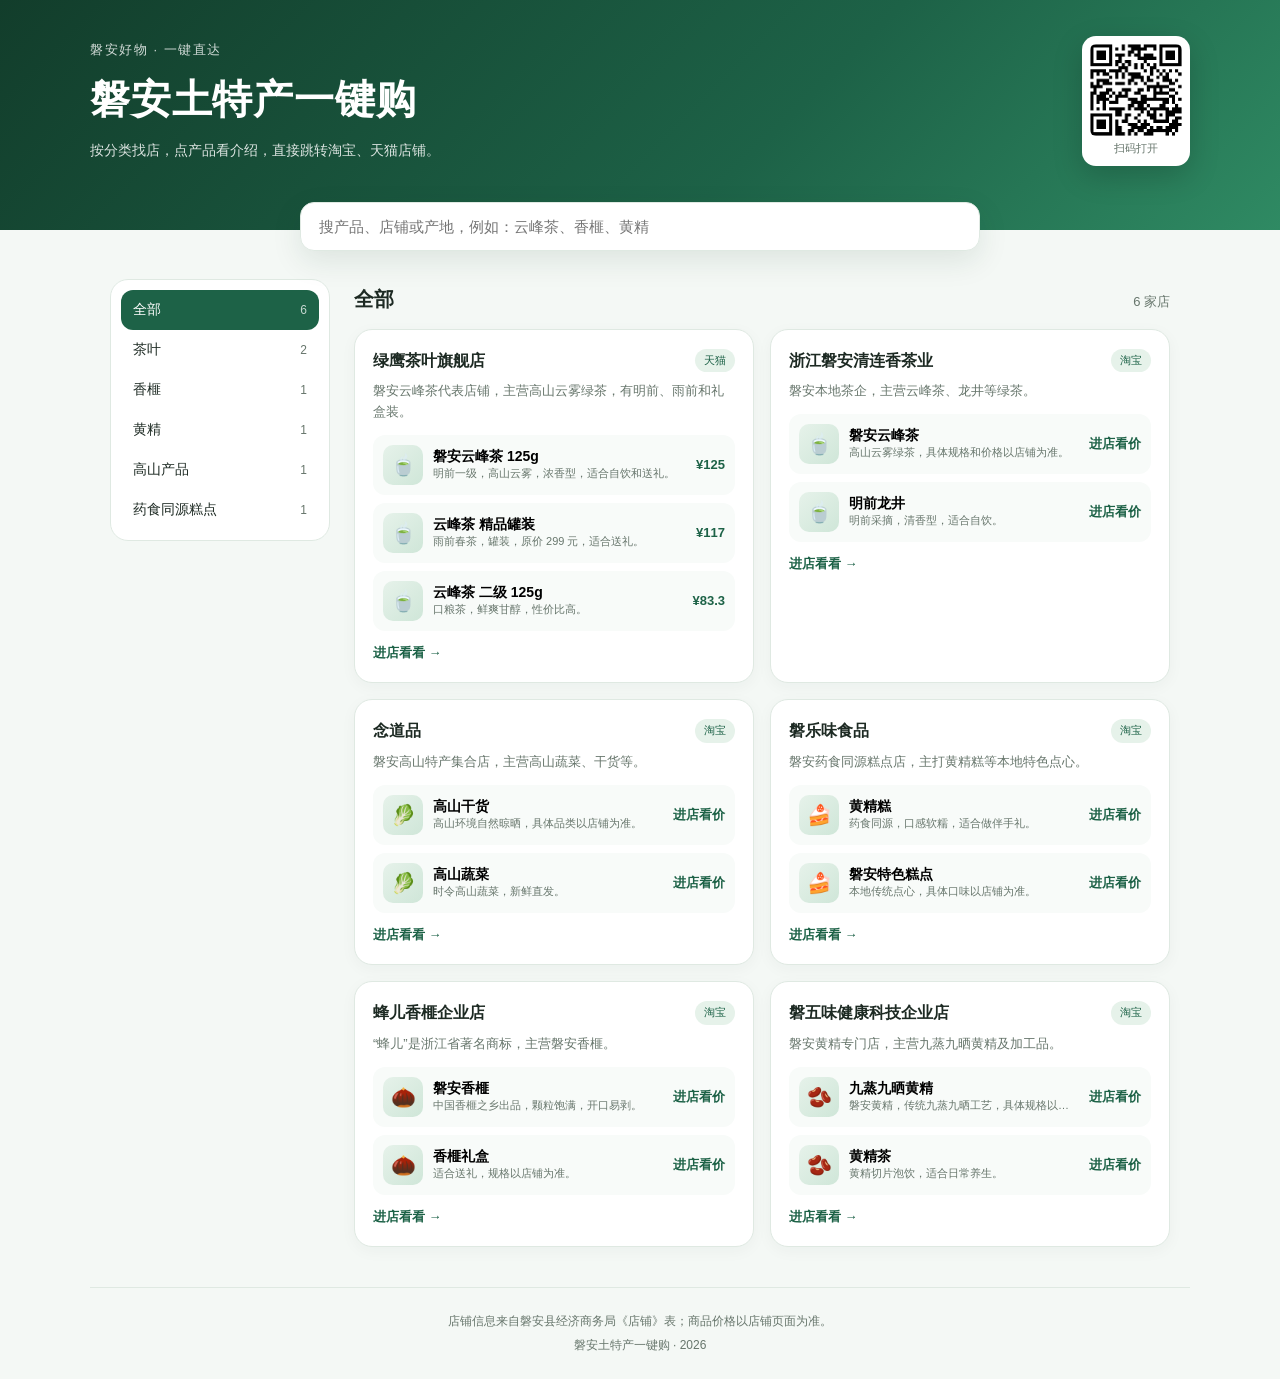
<file: index.html>
<!doctype html>
<html lang="zh-CN">
<head>
  <meta charset="utf-8">
  <meta name="viewport" content="width=device-width, initial-scale=1">
  <title>磐安土特产一键购</title>
  <meta name="description" content="磐安土特产一键购：按分类找店，点产品看介绍，直达淘宝、天猫店铺。">
  <link rel="stylesheet" href="buy.css?v=20261105b">
</head>
<body>
  <header class="hero">
    <div class="hero-inner">
      <div class="hero-text">
        <p class="eyebrow">磐安好物 · 一键直达</p>
        <h1>磐安土特产一键购</h1>
        <p class="sub">按分类找店，点产品看介绍，直接跳转淘宝、天猫店铺。</p>
      </div>
      <div class="qr-box">
        <img src="qr_buy_v2.png" alt="扫码打开磐安土特产一键购">
        <span>扫码打开</span>
      </div>
    </div>
  </header>

  <div class="search-wrap">
    <input id="searchInput" type="search" placeholder="搜产品、店铺或产地，例如：云峰茶、香榧、黄精" autocomplete="off">
  </div>

  <main class="layout">
    <aside class="cats" id="catList" aria-label="产品分类"></aside>
    <section class="content">
      <div class="content-head">
        <h2 id="catTitle">全部</h2>
        <span id="resultCount" class="count"></span>
      </div>
      <div id="storeList" class="store-grid"></div>
      <p class="empty" id="empty" hidden>没有找到相关店铺，换个关键词试试。</p>
    </section>
  </main>

  <footer class="foot">
    <p>店铺信息来自磐安县经济商务局《店铺》表；商品价格以店铺页面为准。</p>
    <p>磐安土特产一键购 · 2026</p>
  </footer>

  <div class="modal" id="modal" hidden>
    <div class="modal-card" role="dialog" aria-modal="true">
      <button class="modal-close" id="modalClose" aria-label="关闭">×</button>
      <div id="modalBody"></div>
    </div>
  </div>

  <script src="buy.js?v=20261105d"></script>
</body>
</html>
</file>
<file: buy.css>
:root {
  --green-900: #123d2b;
  --green-700: #1d6247;
  --green-500: #2f8a63;
  --green-100: #e6f2ea;
  --gold: #c9a227;
  --ink: #1d2a23;
  --muted: #67766c;
  --line: #dfe9e2;
  --paper: #ffffff;
  --bg: #f4f8f5;
}

* { box-sizing: border-box; }

body {
  margin: 0;
  font-family: -apple-system, BlinkMacSystemFont, "Segoe UI", "PingFang SC", "Microsoft YaHei", sans-serif;
  background: var(--bg);
  color: var(--ink);
  line-height: 1.6;
  overflow-x: hidden;
}

.hero {
  background: linear-gradient(135deg, #123d2b, #1d6247 60%, #2f8a63);
  color: #fff;
  padding: 36px 20px 64px;
}

.hero-inner {
  max-width: 1100px;
  margin: 0 auto;
  display: flex;
  justify-content: space-between;
  align-items: center;
  gap: 24px;
}

.eyebrow {
  margin: 0 0 6px;
  font-size: 13px;
  letter-spacing: .12em;
  opacity: .8;
}

.hero h1 {
  margin: 0 0 8px;
  font-size: clamp(28px, 4vw, 40px);
  letter-spacing: .02em;
}

.sub {
  margin: 0;
  font-size: 14px;
  opacity: .85;
  max-width: 560px;
}

.qr-box {
  background: #fff;
  color: var(--green-900);
  border-radius: 14px;
  padding: 8px;
  text-align: center;
  flex: 0 0 auto;
  box-shadow: 0 10px 30px rgba(0, 0, 0, .18);
}

.qr-box img {
  width: 92px;
  height: 92px;
  display: block;
  border-radius: 6px;
}

.qr-box span {
  display: block;
  font-size: 11px;
  color: var(--muted);
  margin-top: 4px;
}

.search-wrap {
  max-width: 720px;
  margin: -28px auto 0;
  padding: 0 20px;
  position: relative;
  z-index: 2;
}

#searchInput {
  width: 100%;
  padding: 15px 18px;
  border: 1px solid var(--line);
  border-radius: 14px;
  font-size: 15px;
  background: #fff;
  box-shadow: 0 10px 30px rgba(18, 61, 43, .10);
  outline: none;
}

#searchInput:focus {
  border-color: var(--green-500);
  box-shadow: 0 0 0 4px rgba(47, 138, 99, .14);
}

.layout {
  max-width: 1100px;
  margin: 28px auto 0;
  padding: 0 20px 40px;
  display: grid;
  grid-template-columns: 220px minmax(0, 1fr);
  gap: 24px;
  align-items: start;
}

.layout > * { min-width: 0; }
.content { min-width: 0; }
.store-grid { min-width: 0; }
.store { min-width: 0; }
.cats { min-width: 0; }

.cats {
  background: #fff;
  border: 1px solid var(--line);
  border-radius: 18px;
  padding: 10px;
  position: sticky;
  top: 16px;
}

.cat {
  display: flex;
  justify-content: space-between;
  align-items: center;
  width: 100%;
  padding: 11px 12px;
  border: 0;
  border-radius: 12px;
  background: transparent;
  color: var(--ink);
  font-size: 14px;
  cursor: pointer;
  text-align: left;
  font-family: inherit;
}

.cat em {
  font-style: normal;
  font-size: 12px;
  color: var(--muted);
}

.cat:hover { background: var(--green-100); }
.cat.active { background: var(--green-700); color: #fff; }
.cat.active em { color: rgba(255, 255, 255, .75); }

.content-head {
  display: flex;
  justify-content: space-between;
  align-items: baseline;
  margin: 4px 0 14px;
}

.content-head h2 {
  margin: 0;
  font-size: 20px;
}

.count {
  font-size: 13px;
  color: var(--muted);
}

.store-grid {
  display: grid;
  grid-template-columns: repeat(2, minmax(0, 1fr));
  gap: 16px;
}

.store {
  background: #fff;
  border: 1px solid var(--line);
  border-radius: 18px;
  padding: 18px;
  box-shadow: 0 4px 16px rgba(18, 61, 43, .04);
  transition: transform .2s, box-shadow .2s;
}

.store:hover {
  transform: translateY(-3px);
  box-shadow: 0 12px 30px rgba(18, 61, 43, .10);
}

.store-head {
  display: flex;
  justify-content: space-between;
  align-items: center;
  gap: 8px;
}

.store-head h3 {
  margin: 0;
  font-size: 16px;
}

.badge {
  font-size: 11px;
  color: var(--green-700);
  background: var(--green-100);
  border-radius: 999px;
  padding: 3px 9px;
  flex: 0 0 auto;
}

.store-desc {
  margin: 8px 0 12px;
  font-size: 13px;
  color: var(--muted);
}

.products {
  display: flex;
  flex-direction: column;
  gap: 8px;
}

.product {
  display: flex;
  align-items: center;
  gap: 10px;
  width: 100%;
  padding: 9px;
  border: 1px solid transparent;
  border-radius: 12px;
  background: #f8fbf9;
  cursor: pointer;
  text-align: left;
  font-family: inherit;
  transition: border-color .2s, background .2s;
}

.product:hover {
  border-color: var(--green-500);
  background: #fff;
}

.thumb {
  width: 40px;
  height: 40px;
  display: grid;
  place-items: center;
  border-radius: 10px;
  background: linear-gradient(135deg, #e6f2ea, #cfe6d8);
  font-size: 20px;
  flex: 0 0 auto;
}

.p-text {
  display: flex;
  flex-direction: column;
  min-width: 0;
  flex: 1;
  overflow: hidden;
}

.p-name {
  font-size: 14px;
  font-weight: 600;
  white-space: nowrap;
  overflow: hidden;
  text-overflow: ellipsis;
}

.p-desc {
  font-size: 11px;
  color: var(--muted);
  overflow: hidden;
  text-overflow: ellipsis;
  white-space: nowrap;
}

.p-price {
  font-size: 13px;
  font-weight: 700;
  color: var(--green-700);
  flex: 0 0 auto;
}

.store-link {
  display: inline-block;
  margin-top: 12px;
  font-size: 13px;
  color: var(--green-700);
  text-decoration: none;
  font-weight: 600;
}

.store-link:hover { text-decoration: underline; }

.empty {
  text-align: center;
  color: var(--muted);
  padding: 40px 0;
}

.foot {
  max-width: 1100px;
  margin: 0 auto;
  padding: 20px;
  border-top: 1px solid var(--line);
  color: var(--muted);
  font-size: 12px;
  text-align: center;
}

.foot p { margin: 4px 0; }

.modal {
  position: fixed;
  inset: 0;
  background: rgba(10, 30, 20, .55);
  display: grid;
  place-items: center;
  padding: 20px;
  z-index: 50;
}

.modal[hidden] { display: none; }

.modal-card {
  position: relative;
  background: #fff;
  border-radius: 20px;
  max-width: 480px;
  width: 100%;
  padding: 26px;
  box-shadow: 0 30px 80px rgba(0, 0, 0, .3);
}

.modal-close {
  position: absolute;
  top: 10px;
  right: 14px;
  border: 0;
  background: transparent;
  font-size: 26px;
  line-height: 1;
  color: var(--muted);
  cursor: pointer;
}

.modal-cat {
  margin: 0 0 4px;
  font-size: 12px;
  color: var(--muted);
  letter-spacing: .08em;
}

.modal-card h3 {
  margin: 0 0 6px;
  font-size: 22px;
}

.modal-price {
  margin: 0 0 10px;
  font-size: 20px;
  font-weight: 700;
  color: var(--green-700);
}

.modal-desc {
  margin: 0 0 12px;
  font-size: 14px;
  color: #33443a;
}

.modal-store {
  margin: 0 0 18px;
  font-size: 13px;
  color: var(--muted);
}

.modal-btns {
  display: flex;
  gap: 10px;
  flex-wrap: wrap;
}

.btn-primary,
.btn-ghost {
  display: inline-block;
  padding: 11px 18px;
  border-radius: 12px;
  font-size: 14px;
  text-decoration: none;
  border: 1px solid transparent;
  cursor: pointer;
  font-family: inherit;
}

.btn-primary {
  background: var(--green-700);
  color: #fff;
}

.btn-primary:hover { background: var(--green-900); }

.btn-ghost {
  background: #fff;
  color: var(--green-700);
  border-color: var(--green-700);
}

.btn-ghost:hover { background: var(--green-100); }

body.modal-open { overflow: hidden; }

@media (max-width: 820px) {
  .layout {
    grid-template-columns: minmax(0, 1fr);
    gap: 14px;
    margin-top: 20px;
  }

  .cats {
    position: sticky;
    top: 0;
    z-index: 10;
    display: flex;
    gap: 8px;
    overflow-x: auto;
    padding: 8px;
    border-radius: 14px;
    -webkit-overflow-scrolling: touch;
  }

  .cat {
    width: auto;
    flex: 0 0 auto;
    padding: 8px 12px;
    border: 1px solid var(--line);
    white-space: nowrap;
  }

  .store-grid { grid-template-columns: minmax(0, 1fr); }

  .hero { padding: 22px 16px 54px; position: relative; }
  .hero-inner { display: block; }
  .hero-text { padding-right: 78px; }
  .hero h1 { font-size: 24px; }
  .sub { font-size: 13px; }

  .qr-box {
    position: absolute;
    top: 12px;
    right: 12px;
    padding: 5px;
    border-radius: 10px;
  }
  .qr-box img { width: 56px; height: 56px; }
  .qr-box span { font-size: 9px; margin-top: 2px; }

  .search-wrap { margin-top: -24px; padding: 0 16px; }
  .layout { padding: 0 16px 32px; }
}

@media (max-width: 520px) {
  .hero h1 { font-size: 23px; }
  .store { padding: 14px; }
  .modal-card { padding: 20px; }
}
</file>
